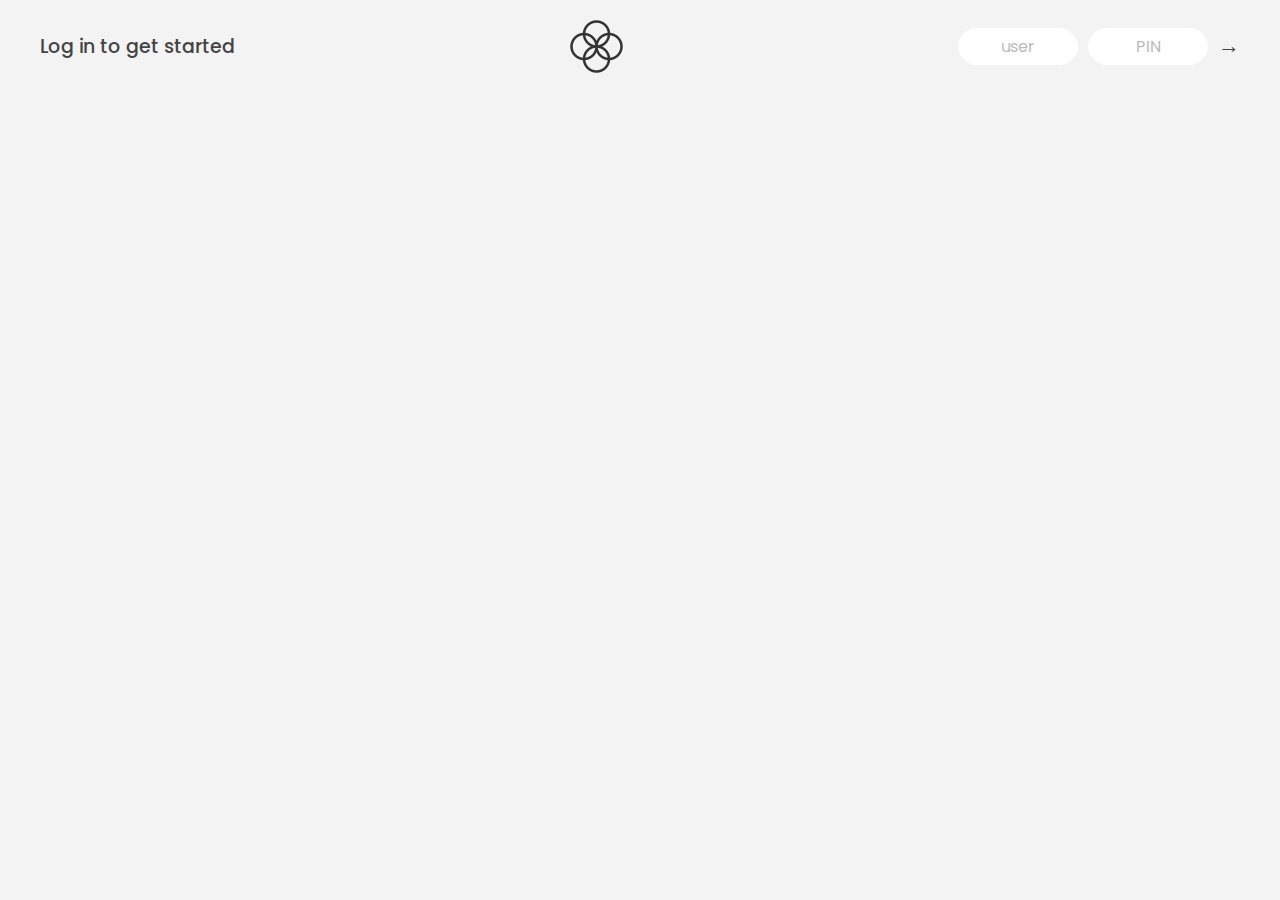
<file: bankist app/index.html>
<!DOCTYPE html>
<html lang="en">
  <head>
    <meta charset="UTF-8" />
    <meta name="viewport" content="width=device-width, initial-scale=1.0" />
    <meta http-equiv="X-UA-Compatible" content="ie=edge" />
    <link rel="shortcut icon" type="image/png" href="/icon.png" />

    <link
      href="https://fonts.googleapis.com/css?family=Poppins:400,500,600&display=swap"
      rel="stylesheet"
    />

    <link rel="stylesheet" href="style.css" />
    <title>Bankist</title>
<script defer src="script.js"></script>
  </head>
  <body>
    <!-- TOP NAVIGATION -->
    <nav>
      <p class="welcome">Log in to get started</p>
      <img src="logo.png" alt="Logo" class="logo" />
      <form class="login">
        <input
          type="text"
          placeholder="user"
          class="login__input login__input--user"
        />
        <!-- In practice, use type="password" -->
        <input
          type="text"
          placeholder="PIN"
          maxlength="4"
          class="login__input login__input--pin"
        />
        <button class="login__btn">&rarr;</button>
      </form>
    </nav>

    <main class="app">
      <!-- BALANCE -->
      <div class="balance">
        <div>
          <p class="balance__label">Current balance</p>
          <p class="balance__date">
            As of <span class="date">05/03/2037</span>
          </p>
        </div>
        <p class="balance__value">0000€</p>
      </div>

      <!-- MOVEMENTS -->
      <div class="movements">
        <div class="movements__row">
          <div class="movements__type movements__type--deposit">2 deposit</div>
          <div class="movements__date">3 days ago</div>
          <div class="movements__value">4 000€</div>
        </div>
        <div class="movements__row">
          <div class="movements__type movements__type--withdrawal">
            1 withdrawal
          </div>
          <div class="movements__date">24/01/2037</div>
          <div class="movements__value">-378€</div>
        </div>
      </div>

      <!-- SUMMARY -->
      <div class="summary">
        <p class="summary__label">In</p>
        <p class="summary__value summary__value--in">0000€</p>
        <p class="summary__label">Out</p>
        <p class="summary__value summary__value--out">0000€</p>
        <p class="summary__label">Interest</p>
        <p class="summary__value summary__value--interest">0000€</p>
        <button class="btn--sort">&downarrow; SORT</button>
      </div>

      <!-- OPERATION: TRANSFERS -->
      <div class="operation operation--transfer">
        <h2>Transfer money</h2>
        <form class="form form--transfer">
          <input type="text" class="form__input form__input--to" />
          <input type="number" class="form__input form__input--amount" />
          <button class="form__btn form__btn--transfer">&rarr;</button>
          <label class="form__label">Transfer to</label>
          <label class="form__label">Amount</label>
        </form>
      </div>

      <!-- OPERATION: LOAN -->
      <div class="operation operation--loan">
        <h2>Request loan</h2>
        <form class="form form--loan">
          <input type="number" class="form__input form__input--loan-amount" />
          <button class="form__btn form__btn--loan">&rarr;</button>
          <label class="form__label form__label--loan">Amount</label>
        </form>
      </div>

      <!-- OPERATION: CLOSE -->
      <div class="operation operation--close">
        <h2>Close account</h2>
        <form class="form form--close">
          <input type="text" class="form__input form__input--user" />
          <input
            type="password"
            maxlength="6"
            class="form__input form__input--pin"
          />
          <button class="form__btn form__btn--close">&rarr;</button>
          <label class="form__label">Confirm user</label>
          <label class="form__label">Confirm PIN</label>
        </form>
      </div>

      <!-- LOGOUT TIMER -->
      <p class="logout-timer">
        You will be logged out in <span class="timer">05:00</span>
      </p>
    </main>

    <!-- <footer>
      &copy; by Jonas Schmedtmann. Don't claim as your own :)
    </footer> -->

    
  </body>
</html>
</file>
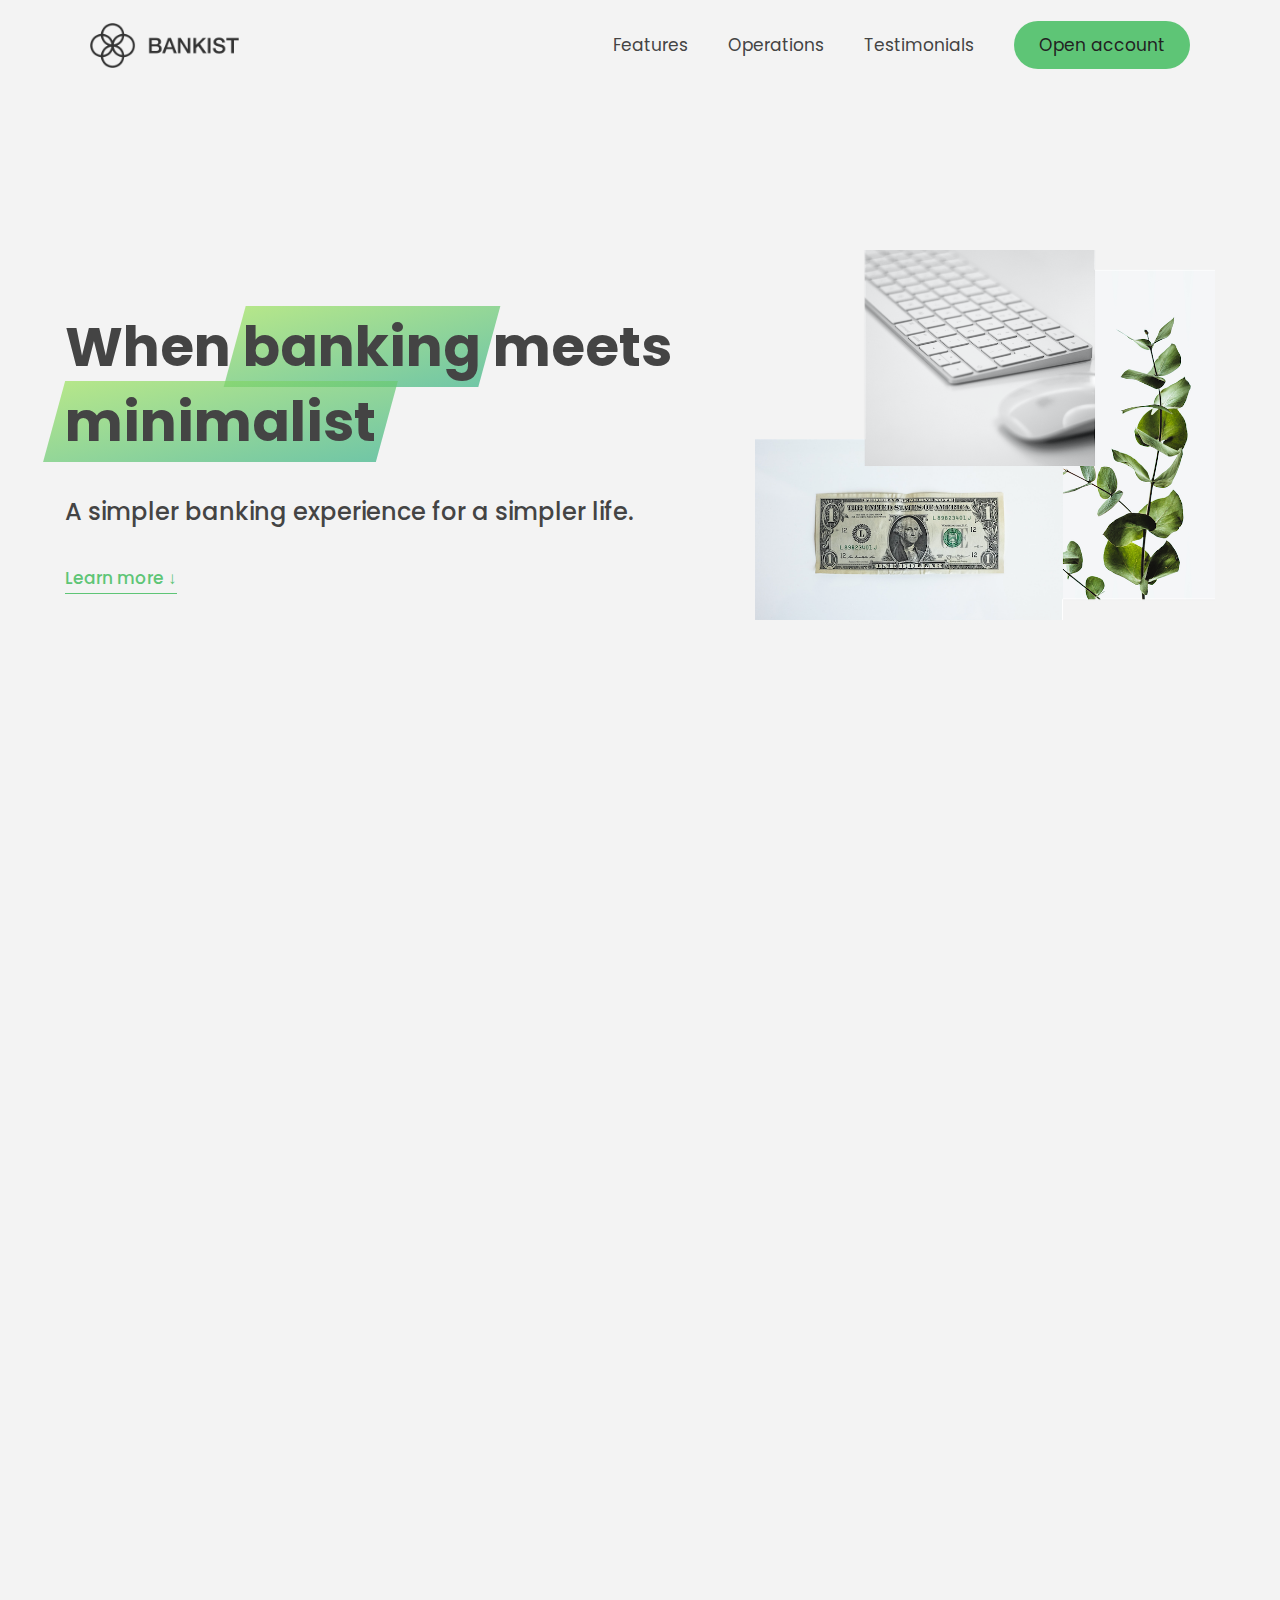
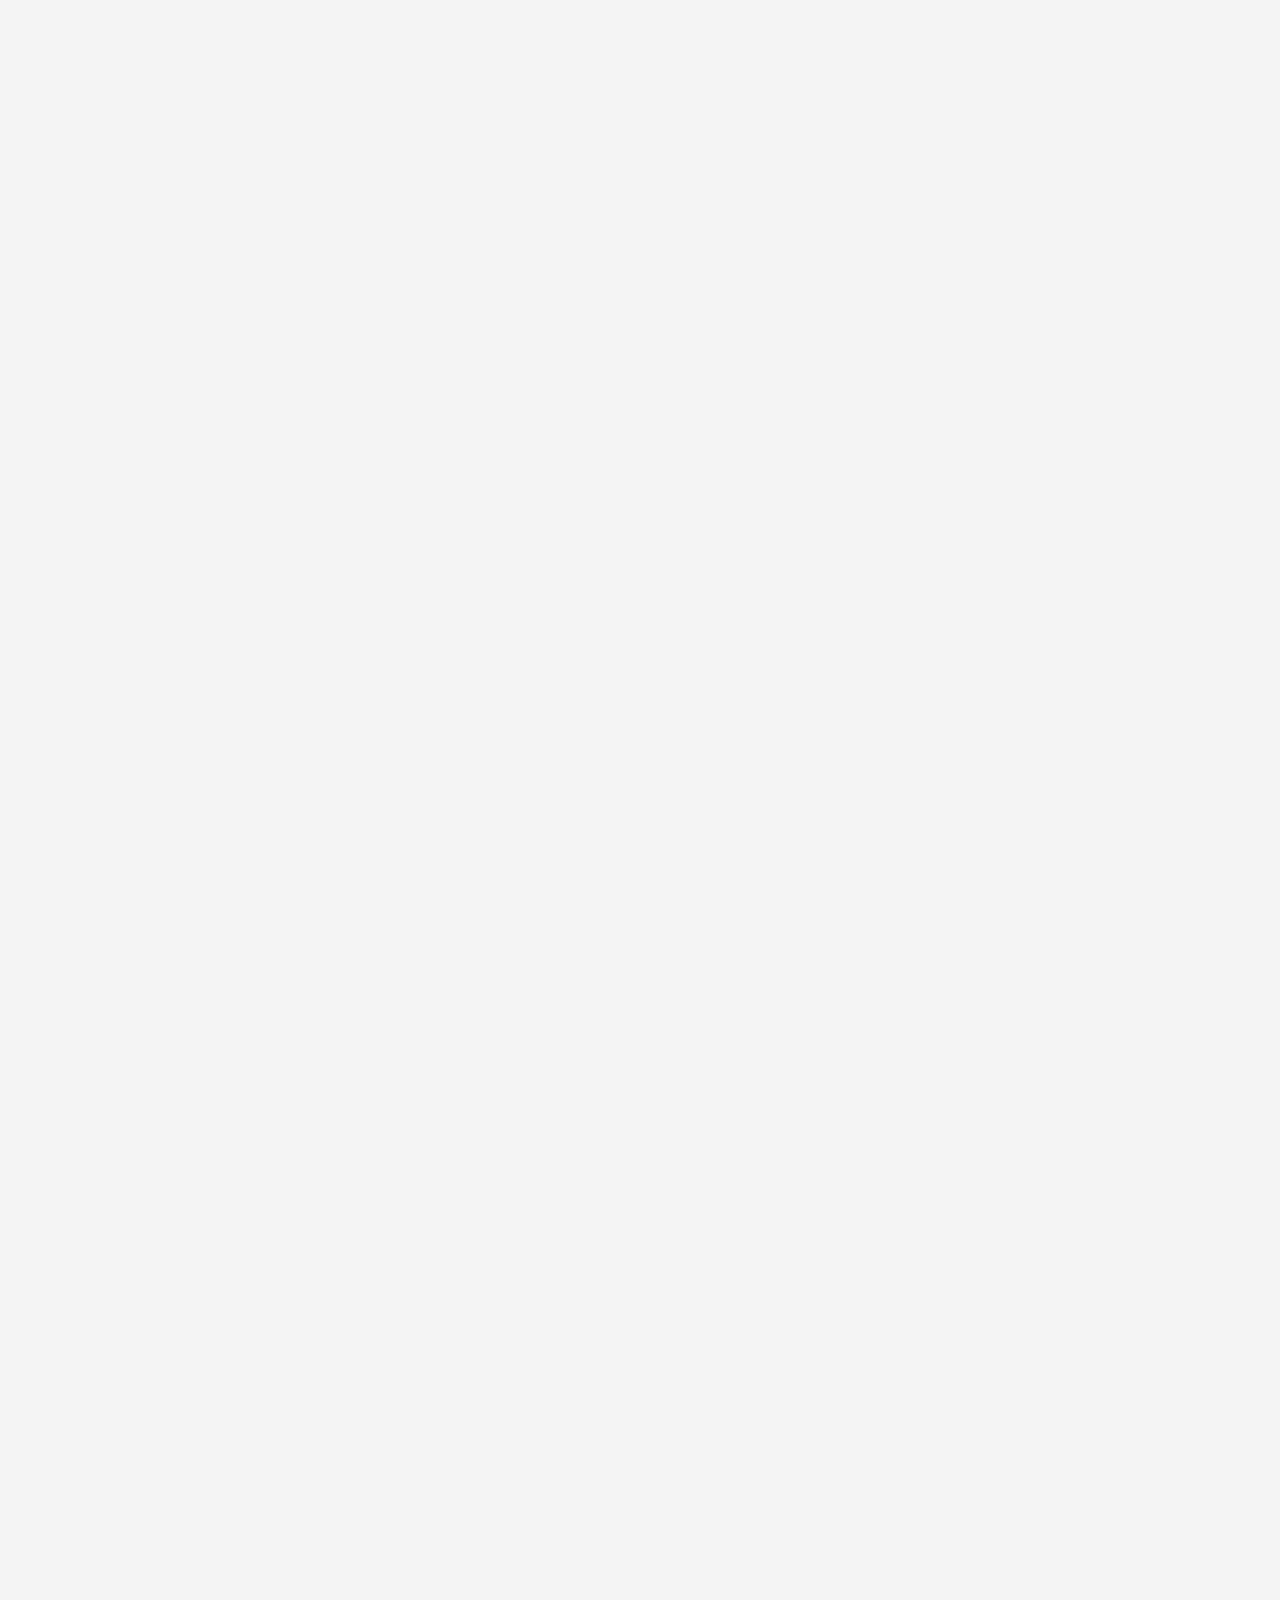
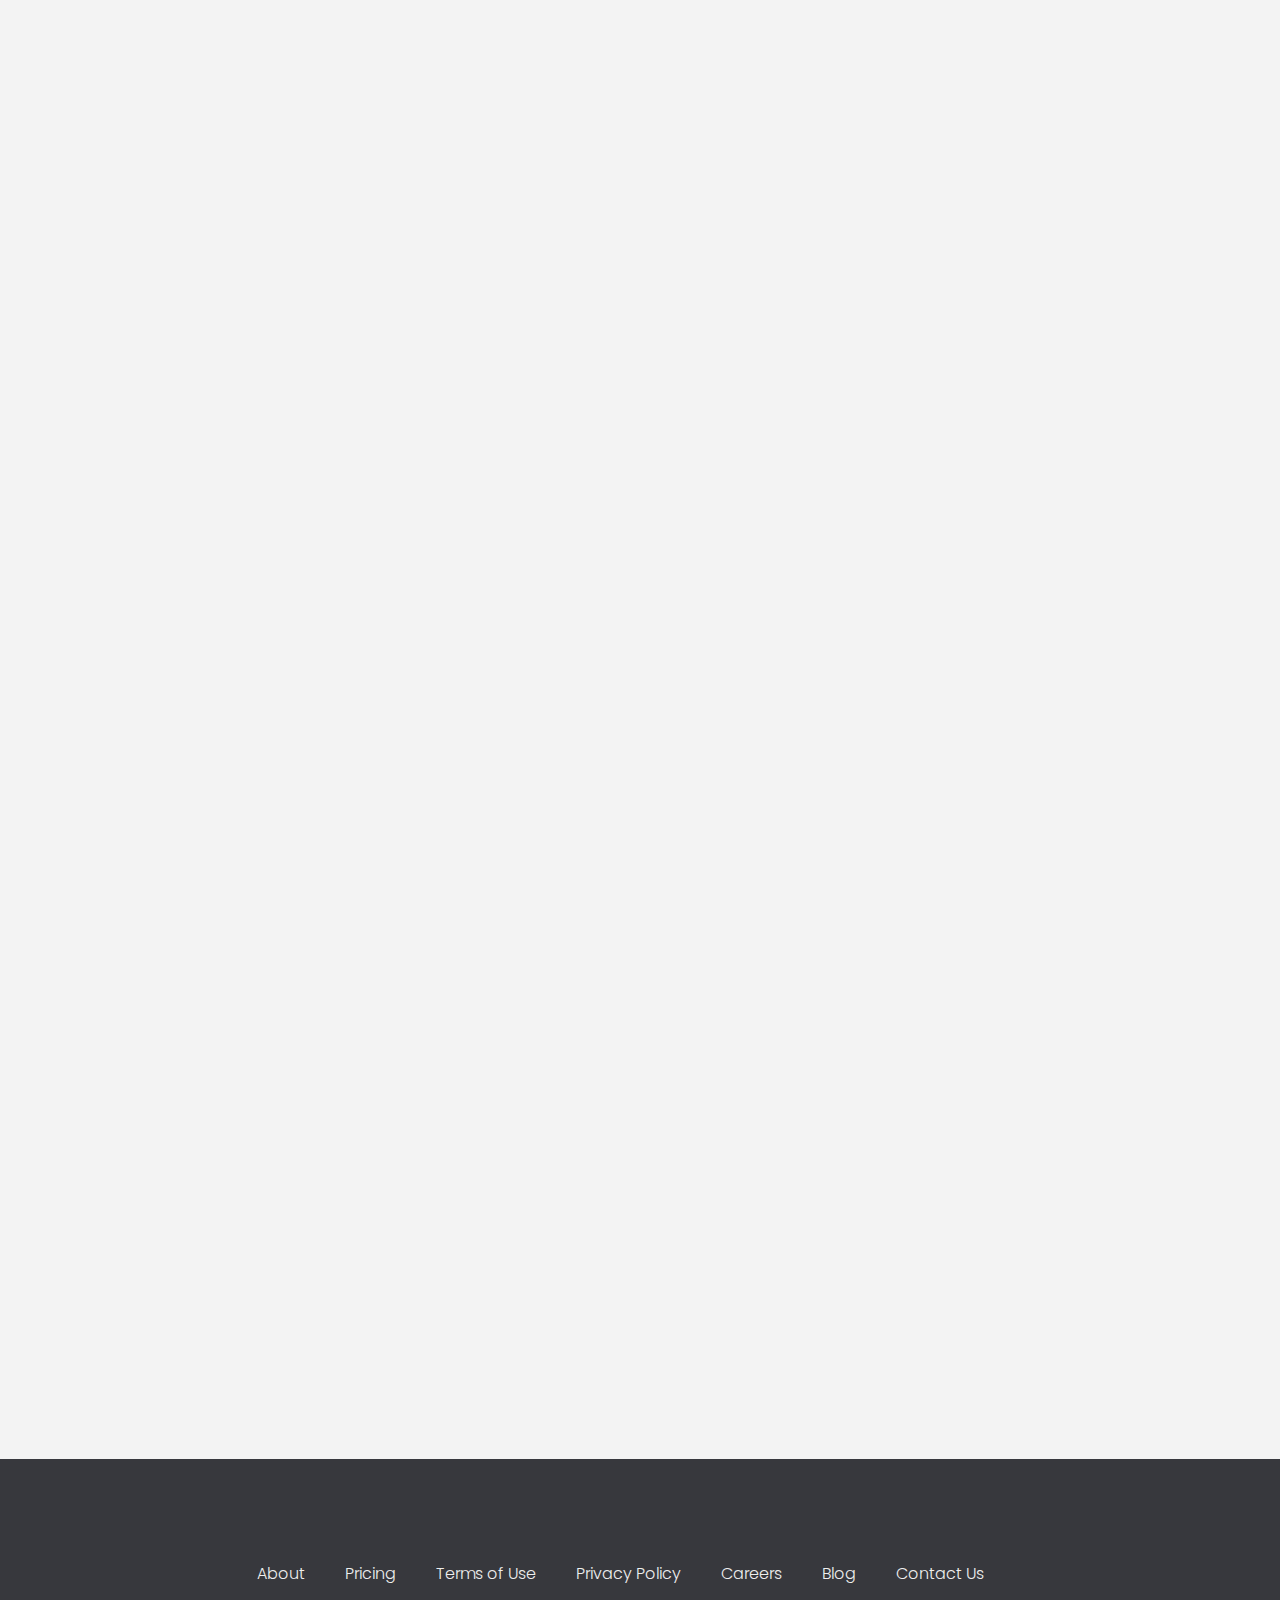
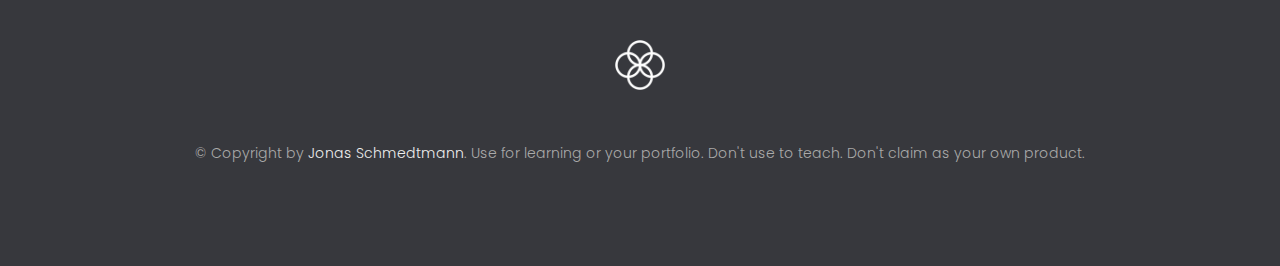
<file: bankist website/index.html>
<!DOCTYPE html>
<html lang="en">
  <head>
    <meta charset="UTF-8" />
    <meta name="viewport" content="width=device-width, initial-scale=1.0" />
    <meta http-equiv="X-UA-Compatible" content="ie=edge" />
    <link rel="shortcut icon" type="image/png" href="img/icon.png" />

    <link
      href="https://fonts.googleapis.com/css?family=Poppins:300,400,500,600&display=swap"
      rel="stylesheet"
    />
    <link rel="stylesheet" href="style.css" />
    <title>Bankist | When Banking meets Minimalist2</title>

    <script defer src="script.js"></script>
  </head>
  <body>
    <header class="header">
      <nav class="nav">
        <img
          src="img/logo.png"
          alt="Bankist logo"
          class="nav__logo"
          id="logo"
          designer="amitay"
          data-version-app="3.0"
        />
        <ul class="nav__links">
          <li class="nav__item">
            <!-- <a class="nav__link" href="#section--1">Features</a> -->
            <a class="nav__link" href="#section--1">Features</a>
          </li>
          <li class="nav__item">
            <a class="nav__link" href="#section--2">Operations</a>
          </li>
          <li class="nav__item">
            <a class="nav__link" href="#section--3">Testimonials</a>
          </li>
          <li class="nav__item">
            <a class="nav__link nav__link--btn btn--show-modal" href="#"
              >Open account</a
            >
          </li>
        </ul>
      </nav>

      <div class="header__title">
        <h1>
          When
          <!-- Green highlight effect -->
          <span class="highlight">banking</span>
          meets<br />
          <span class="highlight">minimalist</span>
        </h1>
        <h4>A simpler banking experience for a simpler life.</h4>
        <button class="btn--text btn--scroll-to">Learn more &DownArrow;</button>
        <img
          src="img/hero.png"
          class="header__img"
          alt="Minimalist bank items"
        />
      </div>
    </header>

    <section class="section" id="section--1">
      <div class="section__title">
        <h2 class="section__description">Features</h2>
        <h3 class="section__header">
          Everything you need in a modern bank and more.
        </h3>
      </div>

      <div class="features">
        <img
          src="img/digital-lazy.jpg"
          data-src="img/digital.jpg"
          alt="Computer"
          class="features__img lazy-img"
        />
        <div class="features__feature">
          <div class="features__icon">
            <svg>
              <use xlink:href="img/icons.svg#icon-monitor"></use>
            </svg>
          </div>
          <h5 class="features__header">100% digital bank</h5>
          <p>
            Lorem ipsum dolor sit amet consectetur adipisicing elit. Unde alias
            sint quos? Accusantium a fugiat porro reiciendis saepe quibusdam
            debitis ducimus.
          </p>
        </div>

        <div class="features__feature">
          <div class="features__icon">
            <svg>
              <use xlink:href="img/icons.svg#icon-trending-up"></use>
            </svg>
          </div>
          <h5 class="features__header">Watch your money grow</h5>
          <p>
            Nesciunt quos autem dolorum voluptates cum dolores dicta fuga
            inventore ab? Nulla incidunt eius numquam sequi iste pariatur
            quibusdam!
          </p>
        </div>
        <img
          src="img/grow-lazy.jpg"
          data-src="img/grow.jpg"
          alt="Plant"
          class="features__img lazy-img"
        />

        <img
          src="img/card-lazy.jpg"
          data-src="img/card.jpg"
          alt="Credit card"
          class="features__img lazy-img"
        />
        <div class="features__feature">
          <div class="features__icon">
            <svg>
              <use xlink:href="img/icons.svg#icon-credit-card"></use>
            </svg>
          </div>
          <h5 class="features__header">Free debit card included</h5>
          <p>
            Quasi, fugit in cumque cupiditate reprehenderit debitis animi enim
            eveniet consequatur odit quam quos possimus assumenda dicta fuga
            inventore ab.
          </p>
        </div>
      </div>
    </section>

    <section class="section" id="section--2">
      <div class="section__title">
        <h2 class="section__description">Operations</h2>
        <h3 class="section__header">
          Everything as simple as possible, but no simpler.
        </h3>
      </div>

      <div class="operations">
        <div class="operations__tab-container">
          <button
            class="
              btn
              operations__tab operations__tab--1 operations__tab--active
            "
            data-tab="1"
          >
            <span>01</span>Instant Transfers
          </button>
          <button class="btn operations__tab operations__tab--2" data-tab="2">
            <span>02</span>Instant Loans
          </button>
          <button class="btn operations__tab operations__tab--3" data-tab="3">
            <span>03</span>Instant Closing
          </button>
        </div>
        <div
          class="
            operations__content
            operations__content--1
            operations__content--active
          "
        >
          <div class="operations__icon operations__icon--1">
            <svg>
              <use xlink:href="img/icons.svg#icon-upload"></use>
            </svg>
          </div>
          <h5 class="operations__header">
            Tranfser money to anyone, instantly! No fees, no BS.
          </h5>
          <p>
            Lorem ipsum dolor sit amet, consectetur adipisicing elit, sed do
            eiusmod tempor incididunt ut labore et dolore magna aliqua. Ut enim
            ad minim veniam, quis nostrud exercitation ullamco laboris nisi ut
            aliquip ex ea commodo consequat.
          </p>
        </div>

        <div class="operations__content operations__content--2">
          <div class="operations__icon operations__icon--2">
            <svg>
              <use xlink:href="img/icons.svg#icon-home"></use>
            </svg>
          </div>
          <h5 class="operations__header">
            Buy a home or make your dreams come true, with instant loans.
          </h5>
          <p>
            Duis aute irure dolor in reprehenderit in voluptate velit esse
            cillum dolore eu fugiat nulla pariatur. Excepteur sint occaecat
            cupidatat non proident, sunt in culpa qui officia deserunt mollit
            anim id est laborum.
          </p>
        </div>
        <div class="operations__content operations__content--3">
          <div class="operations__icon operations__icon--3">
            <svg>
              <use xlink:href="img/icons.svg#icon-user-x"></use>
            </svg>
          </div>
          <h5 class="operations__header">
            No longer need your account? No problem! Close it instantly.
          </h5>
          <p>
            Excepteur sint occaecat cupidatat non proident, sunt in culpa qui
            officia deserunt mollit anim id est laborum. Ut enim ad minim
            veniam, quis nostrud exercitation ullamco laboris nisi ut aliquip ex
            ea commodo consequat.
          </p>
        </div>
      </div>
    </section>

    <section class="section" id="section--3">
      <div class="section__title section__title--testimonials">
        <h2 class="section__description">Not sure yet?</h2>
        <h3 class="section__header">
          Millions of Bankists are already making their lifes simpler.
        </h3>
      </div>

      <div class="slider">
        <div class="slide slide--1">
          <div class="testimonial">
            <h5 class="testimonial__header">Best financial decision ever!</h5>
            <blockquote class="testimonial__text">
              Lorem ipsum dolor sit, amet consectetur adipisicing elit.
              Accusantium quas quisquam non? Quas voluptate nulla minima
              deleniti optio ullam nesciunt, numquam corporis et asperiores
              laboriosam sunt, praesentium suscipit blanditiis. Necessitatibus
              id alias reiciendis, perferendis facere pariatur dolore veniam
              autem esse non voluptatem saepe provident nihil molestiae.
            </blockquote>
            <address class="testimonial__author">
              <img src="img/user-1.jpg" alt="" class="testimonial__photo" />
              <h6 class="testimonial__name">Aarav Lynn</h6>
              <p class="testimonial__location">San Francisco, USA</p>
            </address>
          </div>
        </div>

        <div class="slide slide--2">
          <div class="testimonial">
            <h5 class="testimonial__header">
              The last step to becoming a complete minimalist
            </h5>
            <blockquote class="testimonial__text">
              Quisquam itaque deserunt ullam, quia ea repellendus provident,
              ducimus neque ipsam modi voluptatibus doloremque, corrupti
              laborum. Incidunt numquam perferendis veritatis neque repellendus.
              Lorem, ipsum dolor sit amet consectetur adipisicing elit. Illo
              deserunt exercitationem deleniti.
            </blockquote>
            <address class="testimonial__author">
              <img src="img/user-2.jpg" alt="" class="testimonial__photo" />
              <h6 class="testimonial__name">Miyah Miles</h6>
              <p class="testimonial__location">London, UK</p>
            </address>
          </div>
        </div>

        <div class="slide slide--3">
          <div class="testimonial">
            <h5 class="testimonial__header">
              Finally free from old-school banks
            </h5>
            <blockquote class="testimonial__text">
              Debitis, nihil sit minus suscipit magni aperiam vel tenetur
              incidunt commodi architecto numquam omnis nulla autem,
              necessitatibus blanditiis modi similique quidem. Odio aliquam
              culpa dicta beatae quod maiores ipsa minus consequatur error sunt,
              deleniti saepe aliquid quos inventore sequi. Necessitatibus id
              alias reiciendis, perferendis facere.
            </blockquote>
            <address class="testimonial__author">
              <img src="img/user-3.jpg" alt="" class="testimonial__photo" />
              <h6 class="testimonial__name">Francisco Gomes</h6>
              <p class="testimonial__location">Lisbon, Portugal</p>
            </address>
          </div>
        </div>

        <!-- <div class="slide"><img src="img/img-1.jpg" alt="Photo 1" /></div>
        <div class="slide"><img src="img/img-2.jpg" alt="Photo 2" /></div>
        <div class="slide"><img src="img/img-3.jpg" alt="Photo 3" /></div>
        <div class="slide"><img src="img/img-4.jpg" alt="Photo 4" /></div> -->
        <button class="slider__btn slider__btn--left">&larr;</button>
        <button class="slider__btn slider__btn--right">&rarr;</button>
        <div class="dots"></div>
      </div>
    </section>

    <section class="section section--sign-up">
      <div class="section__title">
        <h3 class="section__header">
          The best day to join Bankist was one year ago. The second best is
          today!
        </h3>
      </div>
      <button class="btn btn--show-modal">Open your free account today!</button>
    </section>

    <footer class="footer">
      <ul class="footer__nav">
        <li class="footer__item">
          <a class="footer__link" href="#">About</a>
        </li>
        <li class="footer__item">
          <a class="footer__link" href="#">Pricing</a>
        </li>
        <li class="footer__item">
          <a class="footer__link" href="#">Terms of Use</a>
        </li>
        <li class="footer__item">
          <a class="footer__link" href="#">Privacy Policy</a>
        </li>
        <li class="footer__item">
          <a class="footer__link" href="#">Careers</a>
        </li>
        <li class="footer__item">
          <a class="footer__link" href="#">Blog</a>
        </li>
        <li class="footer__item">
          <a class="footer__link" href="#">Contact Us</a>
        </li>
      </ul>
      <img src="img/icon.png" alt="Logo" class="footer__logo" />
      <p class="footer__copyright">
        &copy; Copyright by
        <a
          class="footer__link twitter-link"
          target="_blank"
          href="https://twitter.com/jonasschmedtman"
          >Jonas Schmedtmann</a
        >. Use for learning or your portfolio. Don't use to teach. Don't claim
        as your own product.
      </p>
    </footer>

    <div class="modal hidden">
      <button class="btn--close-modal">&times;</button>
      <h2 class="modal__header">
        Open your bank account <br />
        in just <span class="highlight">5 minutes</span>
      </h2>
      <form class="modal__form">
        <label>First Name</label>
        <input type="text" class="form1" />
        <label>Last Name</label>
        <input type="text" class="form1" />
        <label>Email Address</label>
        <input type="email" class="form1" />
        <button class="btn">Next step &rarr;</button>
      </form>
    </div>
    <div class="overlay hidden"></div>

    <!-- <script src="script.js"></script> -->
  </body>
</html>
</file>
<file: bankist app/style.css>
/*
 * Use this CSS to learn some intersting techniques,
 * in case you're wondering how I built the UI.
 * Have fun! 😁
 */

* {
  margin: 0;
  padding: 0;
  box-sizing: inherit;
}

html {
  font-size: 62.5%;
  box-sizing: border-box;
}

body {
  font-family: 'Poppins', sans-serif;
  color: #444;
  background-color: #f3f3f3;
  height: 100vh;
  padding: 2rem;
}

nav {
  display: flex;
  justify-content: space-between;
  align-items: center;
  padding: 0 2rem;
}

.welcome {
  font-size: 1.9rem;
  font-weight: 500;
}

.logo {
  height: 5.25rem;
}

.login {
  display: flex;
}

.login__input {
  border: none;
  padding: 0.5rem 2rem;
  font-size: 1.6rem;
  font-family: inherit;
  text-align: center;
  width: 12rem;
  border-radius: 10rem;
  margin-right: 1rem;
  color: inherit;
  border: 1px solid #fff;
  transition: all 0.3s;
}

.login__input:focus {
  outline: none;
  border: 1px solid #ccc;
}

.login__input::placeholder {
  color: #bbb;
}

.login__btn {
  border: none;
  background: none;
  font-size: 2.2rem;
  color: inherit;
  cursor: pointer;
  transition: all 0.3s;
}

.login__btn:hover,
.login__btn:focus,
.btn--sort:hover,
.btn--sort:focus {
  outline: none;
  color: #777;
}

/* MAIN */
.app {
  position: relative;
  max-width: 100rem;
  margin: 4rem auto;
  display: grid;
  grid-template-columns: 4fr 3fr;
  grid-template-rows: auto repeat(3, 15rem) auto;
  gap: 2rem;

  /* NOTE This creates the fade in/out anumation */
  opacity: 0;
  transition: all 1s;
}

.balance {
  grid-column: 1 / span 2;
  display: flex;
  align-items: flex-end;
  justify-content: space-between;
  margin-bottom: 2rem;
}

.balance__label {
  font-size: 2.2rem;
  font-weight: 500;
  margin-bottom: -0.2rem;
}

.balance__date {
  font-size: 1.4rem;
  color: #888;
}

.balance__value {
  font-size: 4.5rem;
  font-weight: 400;
}

/* MOVEMENTS */
.movements {
  grid-row: 2 / span 3;
  background-color: #fff;
  border-radius: 1rem;
  overflow: scroll;
}

.movements__row {
  padding: 2.25rem 4rem;
  display: flex;
  align-items: center;
  border-bottom: 1px solid #eee;
}

.movements__type {
  font-size: 1.1rem;
  text-transform: uppercase;
  font-weight: 500;
  color: #fff;
  padding: 0.1rem 1rem;
  border-radius: 10rem;
  margin-right: 2rem;
}

.movements__date {
  font-size: 1.1rem;
  text-transform: uppercase;
  font-weight: 500;
  color: #666;
}

.movements__type--deposit {
  background-image: linear-gradient(to top left, #39b385, #9be15d);
}

.movements__type--withdrawal {
  background-image: linear-gradient(to top left, #e52a5a, #ff585f);
}

.movements__value {
  font-size: 1.7rem;
  margin-left: auto;
}

/* SUMMARY */
.summary {
  grid-row: 5 / 6;
  display: flex;
  align-items: baseline;
  padding: 0 0.3rem;
  margin-top: 1rem;
}

.summary__label {
  font-size: 1.2rem;
  font-weight: 500;
  text-transform: uppercase;
  margin-right: 0.8rem;
}

.summary__value {
  font-size: 2.2rem;
  margin-right: 2.5rem;
}

.summary__value--in,
.summary__value--interest {
  color: #66c873;
}

.summary__value--out {
  color: #f5465d;
}

.btn--sort {
  margin-left: auto;
  border: none;
  background: none;
  font-size: 1.3rem;
  font-weight: 500;
  cursor: pointer;
}

/* OPERATIONS */
.operation {
  border-radius: 1rem;
  padding: 3rem 4rem;
  color: #333;
}

.operation--transfer {
  background-image: linear-gradient(to top left, #ffb003, #ffcb03);
}

.operation--loan {
  background-image: linear-gradient(to top left, #39b385, #9be15d);
}

.operation--close {
  background-image: linear-gradient(to top left, #e52a5a, #ff585f);
}

h2 {
  margin-bottom: 1.5rem;
  font-size: 1.7rem;
  font-weight: 600;
  color: #333;
}

.form {
  display: grid;
  grid-template-columns: 2.5fr 2.5fr 1fr;
  grid-template-rows: auto auto;
  gap: 0.4rem 1rem;
}

/* Exceptions for interst */
.form.form--loan {
  grid-template-columns: 2.5fr 1fr 2.5fr;
}
.form__label--loan {
  grid-row: 2;
}
/* End exceptions */

.form__input {
  width: 100%;
  border: none;
  background-color: rgba(255, 255, 255, 0.4);
  font-family: inherit;
  font-size: 1.5rem;
  text-align: center;
  color: #333;
  padding: 0.3rem 1rem;
  border-radius: 0.7rem;
  transition: all 0.3s;
}

.form__input:focus {
  outline: none;
  background-color: rgba(255, 255, 255, 0.6);
}

.form__label {
  font-size: 1.3rem;
  text-align: center;
}

.form__btn {
  border: none;
  border-radius: 0.7rem;
  font-size: 1.8rem;
  background-color: #fff;
  cursor: pointer;
  transition: all 0.3s;
}

.form__btn:focus {
  outline: none;
  background-color: rgba(255, 255, 255, 0.8);
}

.logout-timer {
  padding: 0 0.3rem;
  margin-top: 1.9rem;
  text-align: right;
  font-size: 1.25rem;
}

.timer {
  font-weight: 600;
}
</file>
<file: bankist website/style.css>
/* The page is NOT responsive. You can implement responsiveness yourself if you wanna have some fun 😃 */

:root {
  --color-primary: #5ec576;
  --color-secondary: #ffcb03;
  --color-tertiary: #ff585f;
  --color-primary-darker: #4bbb7d;
  --color-secondary-darker: #ffbb00;
  --color-tertiary-darker: #fd424b;
  --color-primary-opacity: #5ec5763a;
  --color-secondary-opacity: #ffcd0331;
  --color-tertiary-opacity: #ff58602d;
  --gradient-primary: linear-gradient(to top left, #39b385, #9be15d);
  --gradient-secondary: linear-gradient(to top left, #ffb003, #ffcb03);
}

* {
  margin: 0;
  padding: 0;
  box-sizing: inherit;
}

html {
  font-size: 62.5%;
  box-sizing: border-box;
}

body {
  font-family: 'Poppins', sans-serif;
  font-weight: 300;
  color: #444;
  line-height: 1.9;
  background-color: #f3f3f3;
}

/* GENERAL ELEMENTS */
.section {
  padding: 15rem 3rem;
  border-top: 1px solid #ddd;

  transition: transform 1s, opacity 1s;
}

.section--hidden {
  opacity: 0;
  transform: translateY(8rem);
}

.section__title {
  max-width: 80rem;
  margin: 0 auto 8rem auto;
}

.section__description {
  font-size: 1.8rem;
  font-weight: 600;
  text-transform: uppercase;
  color: var(--color-primary);
  margin-bottom: 1rem;
}

.section__header {
  font-size: 4rem;
  line-height: 1.3;
  font-weight: 500;
}

.btn {
  display: inline-block;
  background-color: var(--color-primary);
  font-size: 1.6rem;
  font-family: inherit;
  font-weight: 500;
  border: none;
  padding: 1.25rem 4.5rem;
  border-radius: 10rem;
  cursor: pointer;
  transition: all 0.3s;
}

.btn:hover {
  background-color: var(--color-primary-darker);
}

.btn--text {
  display: inline-block;
  background: none;
  font-size: 1.7rem;
  font-family: inherit;
  font-weight: 500;
  color: var(--color-primary);
  border: none;
  border-bottom: 1px solid currentColor;
  padding-bottom: 2px;
  cursor: pointer;
  transition: all 0.3s;
}

p {
  color: #666;
}

/* This is BAD for accessibility! Don't do in the real world! */
button:focus {
  outline: none;
}

img {
  transition: filter 0.5s;
}

.lazy-img {
  filter: blur(20px);
}

/* NAVIGATION */
.nav {
  display: flex;
  justify-content: space-between;
  align-items: center;
  height: 9rem;
  width: 100%;
  padding: 0 6rem;
  z-index: 100;
}

/* nav and stickly class at the same time */
.nav.sticky {
  position: fixed;
  background-color: rgba(255, 255, 255, 0.95);
}

.nav__logo {
  height: 4.5rem;
  transition: all 0.3s;
}

.nav__links {
  display: flex;
  align-items: center;
  list-style: none;
}

.nav__item {
  margin-left: 4rem;
}

.nav__link:link,
.nav__link:visited {
  font-size: 1.7rem;
  font-weight: 400;
  color: inherit;
  text-decoration: none;
  display: block;
  transition: all 0.3s;
}

.nav__link--btn:link,
.nav__link--btn:visited {
  padding: 0.8rem 2.5rem;
  border-radius: 3rem;
  background-color: var(--color-primary);
  color: #222;
}

.nav__link--btn:hover,
.nav__link--btn:active {
  color: inherit;
  background-color: var(--color-primary-darker);
  color: #333;
}

/* HEADER */
.header {
  padding: 0 3rem;
  height: 100vh;
  display: flex;
  flex-direction: column;
  align-items: center;
}

.header__title {
  flex: 1;

  max-width: 115rem;
  display: grid;
  grid-template-columns: 3fr 2fr;
  row-gap: 3rem;
  align-content: center;
  justify-content: center;

  align-items: start;
  justify-items: start;
}

h1 {
  font-size: 5.5rem;
  line-height: 1.35;
}

h4 {
  font-size: 2.4rem;
  font-weight: 500;
}

.header__img {
  width: 100%;
  grid-column: 2 / 3;
  grid-row: 1 / span 4;
  transform: translateY(-6rem);
}

.highlight {
  position: relative;
}

.highlight::after {
  display: block;
  content: '';
  position: absolute;
  bottom: 0;
  left: 0;
  height: 100%;
  width: 100%;
  z-index: -1;
  opacity: 0.7;
  transform: scale(1.07, 1.05) skewX(-15deg);
  background-image: var(--gradient-primary);
}

/* FEATURES */
.features {
  display: grid;
  grid-template-columns: 1fr 1fr;
  gap: 4rem;
  margin: 0 12rem;
}

.features__img {
  width: 100%;
}

.features__feature {
  align-self: center;
  justify-self: center;
  width: 70%;
  font-size: 1.5rem;
}

.features__icon {
  display: flex;
  align-items: center;
  justify-content: center;
  background-color: var(--color-primary-opacity);
  height: 5.5rem;
  width: 5.5rem;
  border-radius: 50%;
  margin-bottom: 2rem;
}

.features__icon svg {
  height: 2.5rem;
  width: 2.5rem;
  fill: var(--color-primary);
}

.features__header {
  font-size: 2rem;
  margin-bottom: 1rem;
}

/* OPERATIONS */
.operations {
  max-width: 100rem;
  margin: 12rem auto 0 auto;

  background-color: #fff;
}

.operations__tab-container {
  display: flex;
  justify-content: center;
}

.operations__tab {
  margin-right: 2.5rem;
  transform: translateY(-50%);
}

.operations__tab span {
  margin-right: 1rem;
  font-weight: 600;
  display: inline-block;
}

.operations__tab--1 {
  background-color: var(--color-secondary);
}

.operations__tab--1:hover {
  background-color: var(--color-secondary-darker);
}

.operations__tab--3 {
  background-color: var(--color-tertiary);
  margin: 0;
}

.operations__tab--3:hover {
  background-color: var(--color-tertiary-darker);
}

.operations__tab--active {
  transform: translateY(-66%);
}

.operations__content {
  display: none;

  /* JUST PRESENTATIONAL */
  font-size: 1.7rem;
  padding: 2.5rem 7rem 6.5rem 7rem;
}

.operations__content--active {
  display: grid;
  grid-template-columns: 7rem 1fr;
  column-gap: 3rem;
  row-gap: 0.5rem;
}

.operations__header {
  font-size: 2.25rem;
  font-weight: 500;
  align-self: center;
}

.operations__icon {
  display: flex;
  align-items: center;
  justify-content: center;
  height: 7rem;
  width: 7rem;
  border-radius: 50%;
}

.operations__icon svg {
  height: 2.75rem;
  width: 2.75rem;
}

.operations__content p {
  grid-column: 2;
}

.operations__icon--1 {
  background-color: var(--color-secondary-opacity);
}
.operations__icon--2 {
  background-color: var(--color-primary-opacity);
}
.operations__icon--3 {
  background-color: var(--color-tertiary-opacity);
}
.operations__icon--1 svg {
  fill: var(--color-secondary-darker);
}
.operations__icon--2 svg {
  fill: var(--color-primary);
}
.operations__icon--3 svg {
  fill: var(--color-tertiary);
}

/* SLIDER */
.slider {
  max-width: 100rem;
  height: 50rem;
  margin: 0 auto;
  position: relative;

  /* IN THE END */
  overflow: hidden;
}

.slide {
  position: absolute;
  top: 0;
  width: 100%;
  height: 50rem;

  display: flex;
  align-items: center;
  justify-content: center;

  /* THIS creates the animation! */
  transition: transform 1s;
}

.slide > img {
  /* Only for images that have different size than slide */
  width: 100%;
  height: 100%;
  object-fit: cover;
}

.slider__btn {
  position: absolute;
  top: 50%;
  z-index: 10;

  border: none;
  background: rgba(255, 255, 255, 0.7);
  font-family: inherit;
  color: #333;
  border-radius: 50%;
  height: 5.5rem;
  width: 5.5rem;
  font-size: 3.25rem;
  cursor: pointer;
}

.slider__btn--left {
  left: 6%;
  transform: translate(-50%, -50%);
}

.slider__btn--right {
  right: 6%;
  transform: translate(50%, -50%);
}

.dots {
  position: absolute;
  bottom: 5%;
  left: 50%;
  transform: translateX(-50%);
  display: flex;
}

.dots__dot {
  border: none;
  background-color: #b9b9b9;
  opacity: 0.7;
  height: 1rem;
  width: 1rem;
  border-radius: 50%;
  margin-right: 1.75rem;
  cursor: pointer;
  transition: all 0.5s;

  /* Only necessary when overlying images */
  /* box-shadow: 0 0.6rem 1.5rem rgba(0, 0, 0, 0.7); */
}

.dots__dot:last-child {
  margin: 0;
}

.dots__dot--active {
  /* background-color: #fff; */
  background-color: #888;
  opacity: 1;
}

/* TESTIMONIALS */
.testimonial {
  width: 65%;
  position: relative;
}

.testimonial::before {
  content: '\201C';
  position: absolute;
  top: -5.7rem;
  left: -6.8rem;
  line-height: 1;
  font-size: 20rem;
  font-family: inherit;
  color: var(--color-primary);
  z-index: -1;
}

.testimonial__header {
  font-size: 2.25rem;
  font-weight: 500;
  margin-bottom: 1.5rem;
}

.testimonial__text {
  font-size: 1.7rem;
  margin-bottom: 3.5rem;
  color: #666;
}

.testimonial__author {
  margin-left: 3rem;
  font-style: normal;

  display: grid;
  grid-template-columns: 6.5rem 1fr;
  column-gap: 2rem;
}

.testimonial__photo {
  grid-row: 1 / span 2;
  width: 6.5rem;
  border-radius: 50%;
}

.testimonial__name {
  font-size: 1.7rem;
  font-weight: 500;
  align-self: end;
  margin: 0;
}

.testimonial__location {
  font-size: 1.5rem;
}

.section__title--testimonials {
  margin-bottom: 4rem;
}

/* SIGNUP */
.section--sign-up {
  background-color: #37383d;
  border-top: none;
  border-bottom: 1px solid #444;
  text-align: center;
  padding: 10rem 3rem;
}

.section--sign-up .section__header {
  color: #fff;
  text-align: center;
}

.section--sign-up .section__title {
  margin-bottom: 6rem;
}

.section--sign-up .btn {
  font-size: 1.9rem;
  padding: 2rem 5rem;
}

/* FOOTER */
.footer {
  padding: 10rem 3rem;
  background-color: #37383d;
}

.footer__nav {
  list-style: none;
  display: flex;
  justify-content: center;
  margin-bottom: 5rem;
}

.footer__item {
  margin-right: 4rem;
}

.footer__link {
  font-size: 1.6rem;
  color: #eee;
  text-decoration: none;
}

.footer__logo {
  height: 5rem;
  display: block;
  margin: 0 auto;
  margin-bottom: 5rem;
}

.footer__copyright {
  font-size: 1.4rem;
  color: #aaa;
  text-align: center;
}

.footer__copyright .footer__link {
  font-size: 1.4rem;
}

/* MODAL WINDOW */
.modal {
  position: fixed;
  top: 50%;
  left: 50%;
  transform: translate(-50%, -50%);
  max-width: 60rem;
  background-color: #f3f3f3;
  padding: 5rem 6rem;
  box-shadow: 0 4rem 6rem rgba(0, 0, 0, 0.3);
  z-index: 1000;
  transition: all 0.5s;
}

.overlay {
  position: fixed;
  top: 0;
  left: 0;
  width: 100%;
  height: 100%;
  background-color: rgba(0, 0, 0, 0.5);
  backdrop-filter: blur(4px);
  z-index: 100;
  transition: all 0.5s;
}

.modal__header {
  font-size: 3.25rem;
  margin-bottom: 4.5rem;
  line-height: 1.5;
}

.modal__form {
  margin: 0 3rem;
  display: grid;
  grid-template-columns: 1fr 2fr;
  align-items: center;
  gap: 2.5rem;
}

.modal__form label {
  font-size: 1.7rem;
  font-weight: 500;
}

.modal__form input {
  font-size: 1.7rem;
  padding: 1rem 1.5rem;
  border: 1px solid #ddd;
  border-radius: 0.5rem;
}

.modal__form button {
  grid-column: 1 / span 2;
  justify-self: center;
  margin-top: 1rem;
}

.btn--close-modal {
  font-family: inherit;
  color: inherit;
  position: absolute;
  top: 0.5rem;
  right: 2rem;
  font-size: 4rem;
  cursor: pointer;
  border: none;
  background: none;
}

.hidden {
  visibility: hidden;
  opacity: 0;
}

/* COOKIE MESSAGE */
.cookie-message {
  display: flex;
  justify-content: space-evenly;
  width: 100%;
  background-color: white;
  color: #bbb;
  font-size: 1.5rem;
  font-weight: 400;
  align-items: center;
}
</file>
